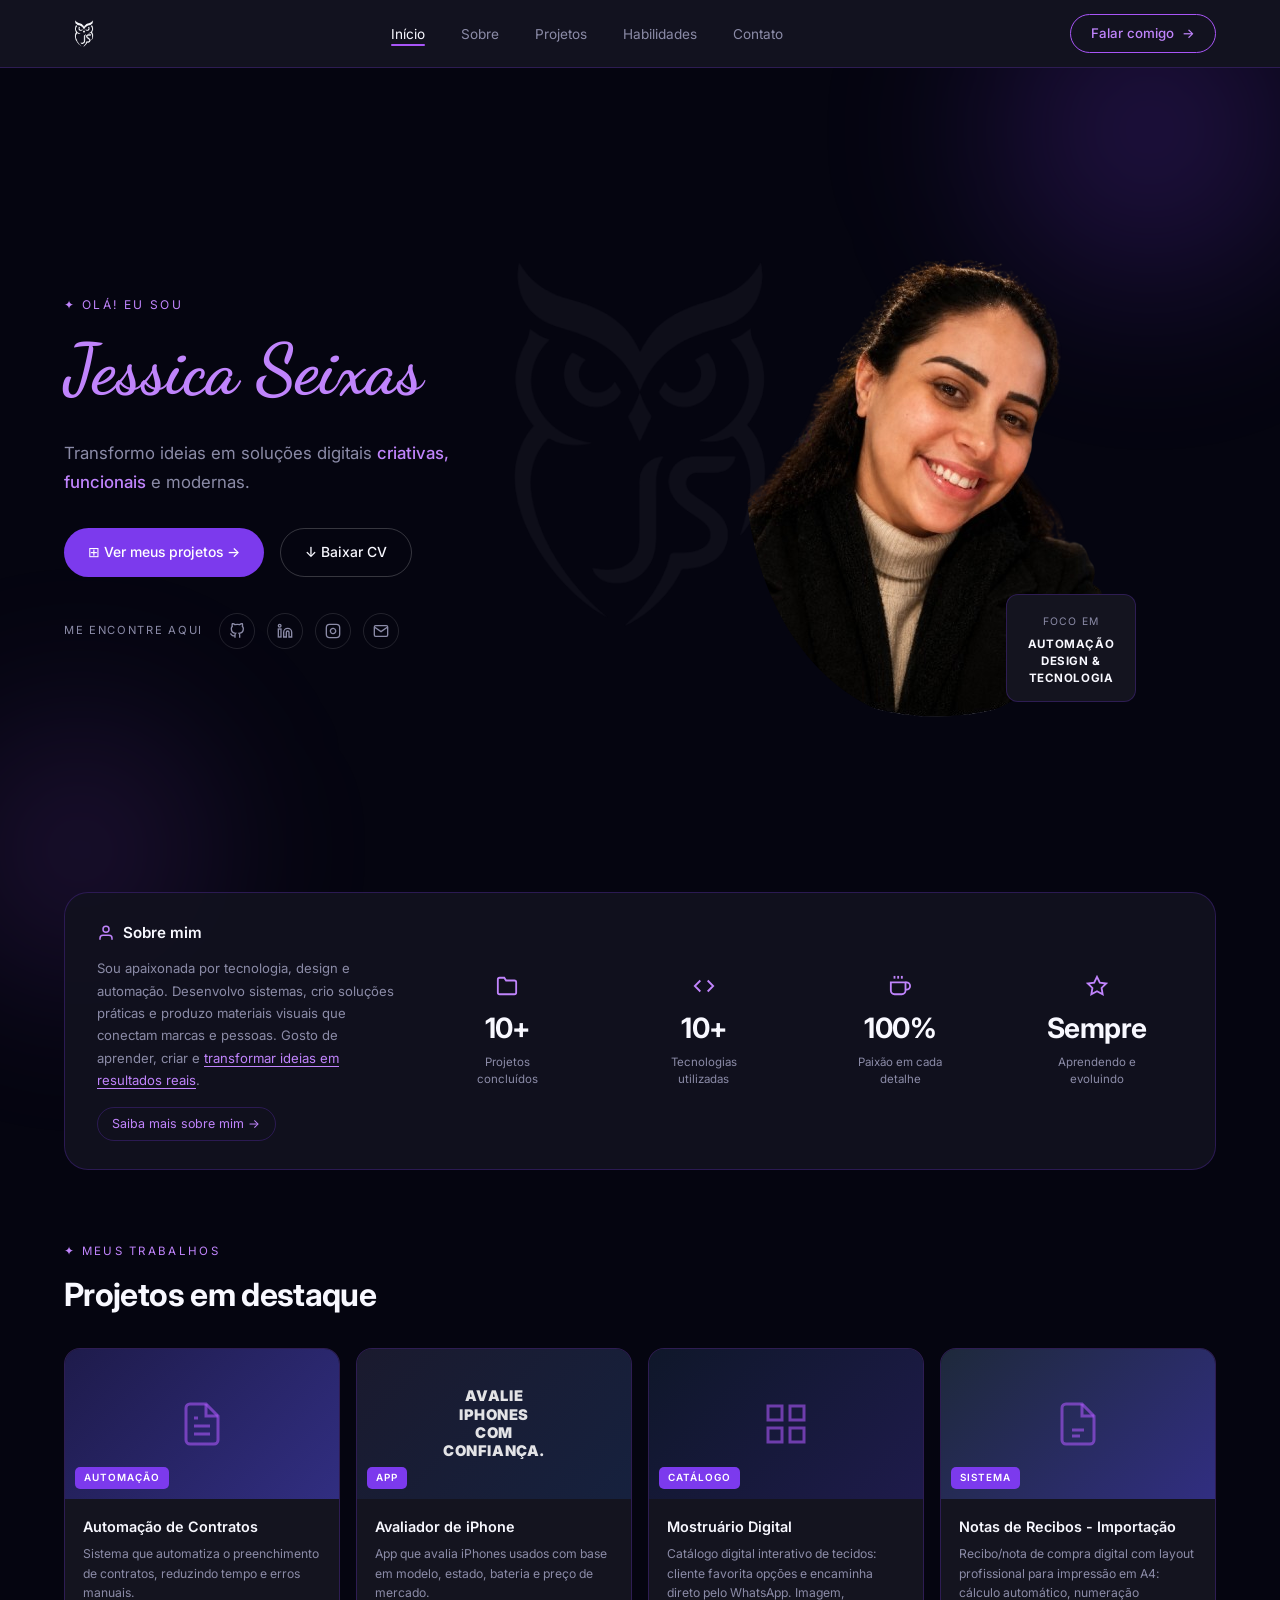
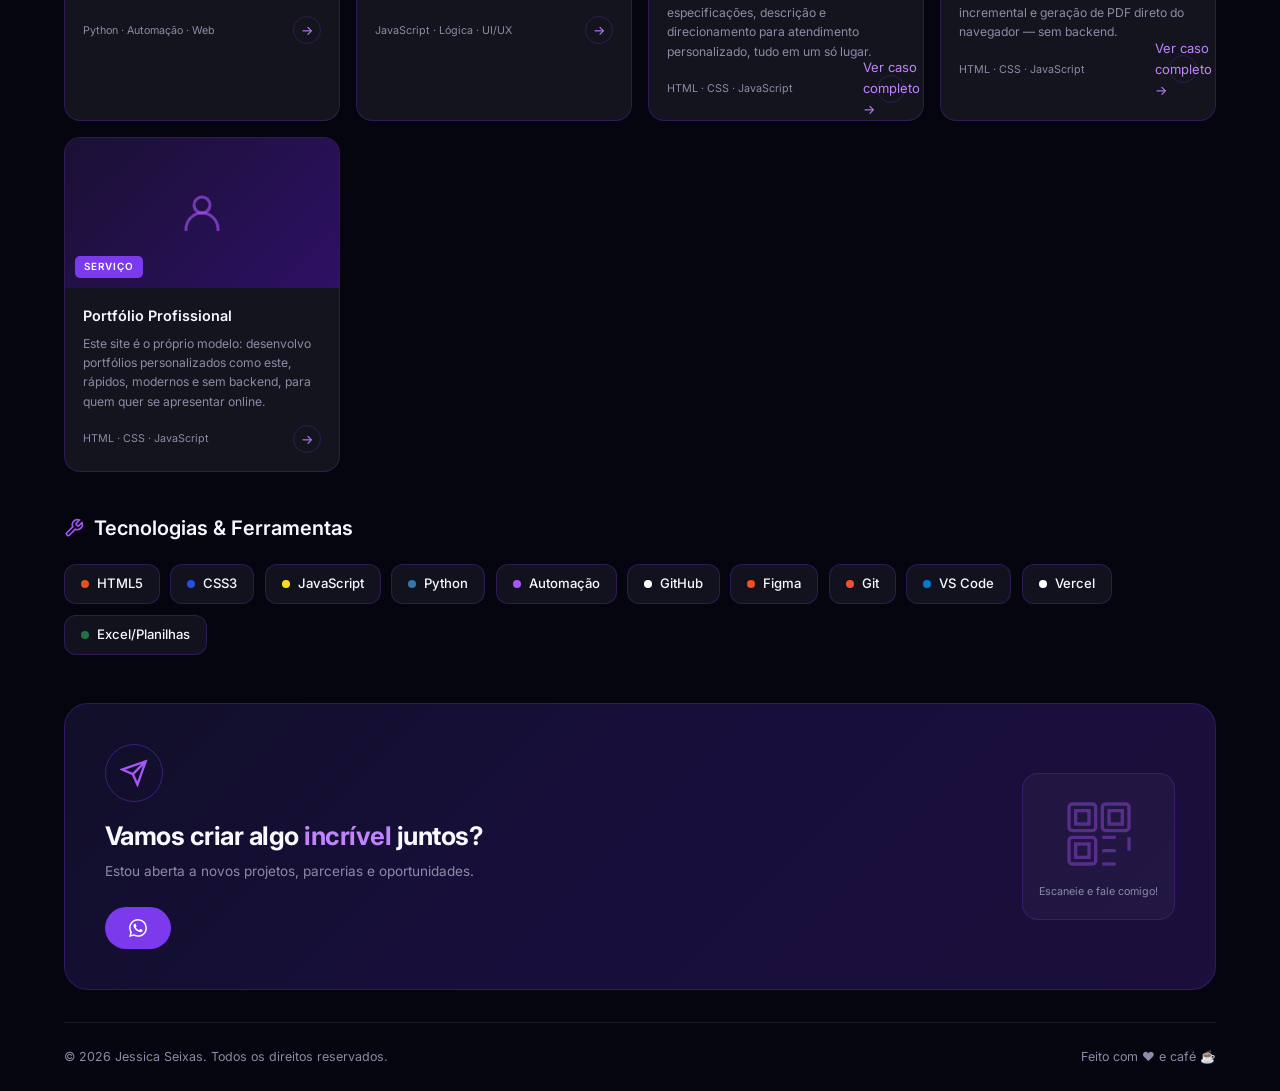
<file: index.html>
<!DOCTYPE html>
<html lang="pt-br">
<head>
  <meta charset="UTF-8">
  <meta name="viewport" content="width=device-width, initial-scale=1.0">
  <title>Jessica Seixas | Portfólio</title>
  <link rel="preconnect" href="https://fonts.googleapis.com">
  <link rel="preconnect" href="https://fonts.gstatic.com" crossorigin>
  <link href="https://fonts.googleapis.com/css2?family=Inter:wght@300;400;500;600;700;900&family=Dancing+Script:wght@700&display=swap" rel="stylesheet">
  <link rel="stylesheet" href="style.css">
</head>
<body>

  <img src="logo.png" alt="" class="site-watermark">

  <nav class="navbar">
    <div class="nav-logo"><img src="logo.png" alt="Jessica Seixas" class="nav-logo-img"></div>
    <ul class="nav-links">
      <li><a href="#inicio" class="active">Início</a></li>
      <li><a href="#sobre">Sobre</a></li>
      <li><a href="#projetos">Projetos</a></li>
      <li><a href="#habilidades">Habilidades</a></li>
      <li><a href="#contato">Contato</a></li>
    </ul>
    <a href="#contato" class="nav-btn">
      Falar comigo <span>→</span>
    </a>
  </nav>

  <section class="hero" id="inicio">
    <div class="hero-left">
      <div class="hero-eyebrow">✦ Olá! Eu sou</div>
      <h1 class="hero-name-cursive">Jessica Seixas</h1>
      <p class="hero-desc">
        Transformo ideias em soluções digitais
        <strong>criativas, funcionais</strong> e modernas.
      </p>
      <div class="hero-btns">
        <a href="#projetos" class="btn-filled">
          ⊞ Ver meus projetos →
        </a>
        <a href="Jessica-Seixas-Portfolio.pdf" class="btn-outline-h" download>
          ↓ Baixar CV
        </a>
      </div>
      <div class="hero-socials">
        <span class="hero-socials-label">Me encontre aqui</span>
        <a href="https://github.com/" target="_blank" class="social-icon" title="GitHub">
          <svg width="16" height="16" viewBox="0 0 24 24" fill="none" stroke="currentColor" stroke-width="2"><path d="M9 19c-5 1.5-5-2.5-7-3m14 6v-3.87a3.37 3.37 0 0 0-.94-2.61c3.14-.35 6.44-1.54 6.44-7A5.44 5.44 0 0 0 20 4.77 5.07 5.07 0 0 0 19.91 1S18.73.65 16 2.48a13.38 13.38 0 0 0-7 0C6.27.65 5.09 1 5.09 1A5.07 5.07 0 0 0 5 4.77a5.44 5.44 0 0 0-1.5 3.78c0 5.42 3.3 6.61 6.44 7A3.37 3.37 0 0 0 9 18.13V22"/></svg>
        </a>
        <a href="https://linkedin.com/" target="_blank" class="social-icon" title="LinkedIn">
          <svg width="16" height="16" viewBox="0 0 24 24" fill="none" stroke="currentColor" stroke-width="2"><path d="M16 8a6 6 0 0 1 6 6v7h-4v-7a2 2 0 0 0-2-2 2 2 0 0 0-2 2v7h-4v-7a6 6 0 0 1 6-6z"/><rect x="2" y="9" width="4" height="12"/><circle cx="4" cy="4" r="2"/></svg>
        </a>
        <a href="https://instagram.com/" target="_blank" class="social-icon" title="Instagram">
          <svg width="16" height="16" viewBox="0 0 24 24" fill="none" stroke="currentColor" stroke-width="2"><rect x="2" y="2" width="20" height="20" rx="5" ry="5"/><path d="M16 11.37A4 4 0 1 1 12.63 8 4 4 0 0 1 16 11.37z"/><line x1="17.5" y1="6.5" x2="17.51" y2="6.5"/></svg>
        </a>
        <a href="mailto:contato@jessicaseixas.com" class="social-icon" title="Email">
          <svg width="16" height="16" viewBox="0 0 24 24" fill="none" stroke="currentColor" stroke-width="2"><path d="M4 4h16c1.1 0 2 .9 2 2v12c0 1.1-.9 2-2 2H4c-1.1 0-2-.9-2-2V6c0-1.1.9-2 2-2z"/><polyline points="22,6 12,13 2,6"/></svg>
        </a>
      </div>
    </div>

    <div class="hero-right">
      <div class="hero-photo-wrap">
        <div class="hero-glow"></div>
        <div class="hero-photo">
          <img src="foto-jessica.png" alt="Jessica Seixas" style="width: 100%; height: 100%; object-fit: cover; border-radius: 50%;">
        </div>
        <div class="hero-badge">
          <div class="hero-badge-icon"></div>
          <div class="hero-badge-label">Foco em</div>
          <div class="hero-badge-text">AUTOMAÇÃO<br>DESIGN &<br>TECNOLOGIA</div>
        </div>
      </div>
    </div>
  </section>

  <section class="about-section" id="sobre">
    <div class="about-left">
      <div class="about-title">
        <svg width="18" height="18" viewBox="0 0 24 24" fill="none" stroke="currentColor" stroke-width="2"><path d="M20 21v-2a4 4 0 0 0-4-4H8a4 4 0 0 0-4 4v2"/><circle cx="12" cy="7" r="4"/></svg>
        Sobre mim
      </div>
      <p class="about-text">
        Sou apaixonada por tecnologia, design e automação. Desenvolvo sistemas, crio soluções práticas e produzo materiais visuais que conectam marcas e pessoas. Gosto de aprender, criar e <a href="#projetos">transformar ideias em resultados reais</a>.
      </p>
      <a href="#projetos" class="about-btn">Saiba mais sobre mim →</a>
    </div>

    <div class="stat-card">
      <div class="stat-icon">
        <svg width="22" height="22" viewBox="0 0 24 24" fill="none" stroke="currentColor" stroke-width="2"><path d="M22 19a2 2 0 0 1-2 2H4a2 2 0 0 1-2-2V5a2 2 0 0 1 2-2h5l2 3h9a2 2 0 0 1 2 2z"/></svg>
      </div>
      <div class="stat-num">10+</div>
      <div class="stat-lbl">Projetos<br>concluídos</div>
    </div>

    <div class="stat-card">
      <div class="stat-icon">
        <svg width="22" height="22" viewBox="0 0 24 24" fill="none" stroke="currentColor" stroke-width="2"><polyline points="16 18 22 12 16 6"/><polyline points="8 6 2 12 8 18"/></svg>
      </div>
      <div class="stat-num">10+</div>
      <div class="stat-lbl">Tecnologias<br>utilizadas</div>
    </div>

    <div class="stat-card">
      <div class="stat-icon">
        <svg width="22" height="22" viewBox="0 0 24 24" fill="none" stroke="currentColor" stroke-width="2"><path d="M18 8h1a4 4 0 0 1 0 8h-1"/><path d="M2 8h16v9a4 4 0 0 1-4 4H6a4 4 0 0 1-4-4V8z"/><line x1="6" y1="1" x2="6" y2="4"/><line x1="10" y1="1" x2="10" y2="4"/><line x1="14" y1="1" x2="14" y2="4"/></svg>
      </div>
      <div class="stat-num">100%</div>
      <div class="stat-lbl">Paixão em cada<br>detalhe</div>
    </div>

    <div class="stat-card">
      <div class="stat-icon">
        <svg width="22" height="22" viewBox="0 0 24 24" fill="none" stroke="currentColor" stroke-width="2"><polygon points="12 2 15.09 8.26 22 9.27 17 14.14 18.18 21.02 12 17.77 5.82 21.02 7 14.14 2 9.27 8.91 8.26 12 2"/></svg>
      </div>
      <div class="stat-num">Sempre</div>
      <div class="stat-lbl">Aprendendo e<br>evoluindo</div>
    </div>
  </section>

  <section class="projects-section" id="projetos">
    <div class="section-header">
      <div class="section-eyebrow">✦ Meus trabalhos</div>
      <h2 class="section-h2">Projetos em destaque</h2>
    </div>

    <div class="projects-grid">

      <div class="proj-card">
        <div class="proj-img proj-img-1">
          <svg width="48" height="48" viewBox="0 0 24 24" fill="none" stroke="rgba(168,85,247,0.6)" stroke-width="1.5"><path d="M14 2H6a2 2 0 0 0-2 2v16a2 2 0 0 0 2 2h12a2 2 0 0 0 2-2V8z"/><polyline points="14 2 14 8 20 8"/><line x1="16" y1="13" x2="8" y2="13"/><line x1="16" y1="17" x2="8" y2="17"/><polyline points="10 9 9 9 8 9"/></svg>
          <span class="proj-badge">Automação</span>
        </div>
        <div class="proj-body">
          <h3 class="proj-title">Automação de Contratos</h3>
          <p class="proj-desc">Sistema que automatiza o preenchimento de contratos, reduzindo tempo e erros manuais.</p>
          <div class="proj-footer">
            <div class="proj-tags">Python · Automação · Web</div>
            <div class="proj-arrow">→</div>
          </div>
        </div>
      </div>

      <div class="proj-card">
        <div class="proj-img proj-img-2">
          <div class="proj-img-big">AVALIE<br>IPHONES<br>COM<br>CONFIANÇA.</div>
          <span class="proj-badge">App</span>
        </div>
        <div class="proj-body">
          <h3 class="proj-title">Avaliador de iPhone</h3>
          <p class="proj-desc">App que avalia iPhones usados com base em modelo, estado, bateria e preço de mercado.</p>
          <div class="proj-footer">
            <div class="proj-tags">JavaScript · Lógica · UI/UX</div>
            <div class="proj-arrow">→</div>
          </div>
        </div>
      </div>

      <div class="proj-card" id="card-mostruario" onclick="openCase('case-mostruario')" style="cursor:pointer">
        <div class="proj-img proj-img-4">
          <svg width="48" height="48" viewBox="0 0 24 24" fill="none" stroke="rgba(168,85,247,0.6)" stroke-width="1.5"><rect x="3" y="3" width="7" height="7"/><rect x="14" y="3" width="7" height="7"/><rect x="14" y="14" width="7" height="7"/><rect x="3" y="14" width="7" height="7"/></svg>
          <span class="proj-badge">Catálogo</span>
        </div>
        <div class="proj-body">
          <h3 class="proj-title">Mostruário Digital</h3>
          <p class="proj-desc">Catálogo digital interativo de tecidos: cliente favorita opções e encaminha direto pelo WhatsApp. Imagem, especificações, descrição e direcionamento para atendimento personalizado, tudo em um só lugar.</p>
          <div class="proj-footer">
            <div class="proj-tags">HTML · CSS · JavaScript</div>
            <div class="proj-arrow">Ver caso completo →</div>
          </div>
        </div>
      </div>

      <div class="proj-card" id="card-recibos" onclick="openCase('case-recibos')" style="cursor:pointer">
        <div class="proj-img proj-img-5">
          <svg width="48" height="48" viewBox="0 0 24 24" fill="none" stroke="rgba(168,85,247,0.6)" stroke-width="1.5"><path d="M14 2H6a2 2 0 0 0-2 2v16a2 2 0 0 0 2 2h12a2 2 0 0 0 2-2V8z"/><polyline points="14 2 14 8 20 8"/><line x1="9" y1="15" x2="15" y2="15"/><line x1="9" y1="18" x2="13" y2="18"/></svg>
          <span class="proj-badge">Sistema</span>
        </div>
        <div class="proj-body">
          <h3 class="proj-title">Notas de Recibos - Importação</h3>
          <p class="proj-desc">Recibo/nota de compra digital com layout profissional para impressão em A4: cálculo automático, numeração incremental e geração de PDF direto do navegador — sem backend.</p>
          <div class="proj-footer">
            <div class="proj-tags">HTML · CSS · JavaScript</div>
            <div class="proj-arrow">Ver caso completo →</div>
          </div>
        </div>
      </div>

      <div class="proj-card">
        <div class="proj-img proj-img-6">
          <svg width="48" height="48" viewBox="0 0 24 24" fill="none" stroke="rgba(168,85,247,0.6)" stroke-width="1.5"><circle cx="12" cy="8" r="4"/><path d="M4 21v-1a8 8 0 0 1 16 0v1"/></svg>
          <span class="proj-badge">Serviço</span>
        </div>
        <div class="proj-body">
          <h3 class="proj-title">Portfólio Profissional</h3>
          <p class="proj-desc">Este site é o próprio modelo: desenvolvo portfólios personalizados como este, rápidos, modernos e sem backend, para quem quer se apresentar online.</p>
          <div class="proj-footer">
            <div class="proj-tags">HTML · CSS · JavaScript</div>
            <div class="proj-arrow">→</div>
          </div>
        </div>
      </div>

    </div>
  </section>

  <section class="skills-section" id="habilidades">
    <div class="skills-header">
      <svg width="20" height="20" viewBox="0 0 24 24" fill="none" stroke="#a855f7" stroke-width="2"><path d="M14.7 6.3a1 1 0 0 0 0 1.4l1.6 1.6a1 1 0 0 0 1.4 0l3.77-3.77a6 6 0 0 1-7.94 7.94l-6.91 6.91a2.12 2.12 0 0 1-3-3l6.91-6.91a6 6 0 0 1 7.94-7.94l-3.76 3.76z"/></svg>
      <h2 class="skills-h2">Tecnologias & Ferramentas</h2>
    </div>
    <div class="skills-grid">
      <div class="skill-item"><span class="skill-dot" style="background:#e34f26"></span>HTML5</div>
      <div class="skill-item"><span class="skill-dot" style="background:#264de4"></span>CSS3</div>
      <div class="skill-item"><span class="skill-dot" style="background:#f7df1e"></span>JavaScript</div>
      <div class="skill-item"><span class="skill-dot" style="background:#3776ab"></span>Python</div>
      <div class="skill-item"><span class="skill-dot" style="background:#a855f7"></span>Automação</div>
      <div class="skill-item"><span class="skill-dot" style="background:#ffffff"></span>GitHub</div>
      <div class="skill-item"><span class="skill-dot" style="background:#f24e1e"></span>Figma</div>
      <div class="skill-item"><span class="skill-dot" style="background:#f05033"></span>Git</div>
      <div class="skill-item"><span class="skill-dot" style="background:#007acc"></span>VS Code</div>
      <div class="skill-item"><span class="skill-dot" style="background:#ffffff"></span>Vercel</div>
      <div class="skill-item"><span class="skill-dot" style="background:#217346"></span>Excel/Planilhas</div>
    </div>
  </section>

  <section class="contact-section" id="contato">
    <div class="contact-left">
      <div class="contact-icon-wrap">
        <svg width="28" height="28" viewBox="0 0 24 24" fill="none" stroke="#a855f7" stroke-width="2"><line x1="22" y1="2" x2="11" y2="13"/><polygon points="22 2 15 22 11 13 2 9 22 2"/></svg>
      </div>
      <h2 class="contact-h2">Vamos criar algo <em>incrível</em> juntos?</h2>
      <p class="contact-sub">Estou aberta a novos projetos, parcerias e oportunidades.</p>
      <a href="https://wa.me/5548996488113" target="_blank" class="btn-wa">
        <svg width="18" height="18" viewBox="0 0 24 24" fill="currentColor"><path d="M17.472 14.382c-.297-.149-1.758-.867-2.03-.967-.273-.099-.471-.148-.67.15-.197.297-.767.966-.94 1.164-.173.199-.347.223-.644.075-.297-.15-1.255-.463-2.39-1.475-.883-.788-1.48-1.761-1.653-2.059-.173-.297-.018-.458.13-.606.134-.133.298-.347.446-.52.149-.174.198-.298.298-.497.099-.198.05-.371-.025-.52-.075-.149-.669-1.612-.916-2.207-.242-.579-.487-.5-.669-.51-.173-.008-.371-.01-.57-.01-.198 0-.52.074-.792.372-.272.297-1.04 1.016-1.04 2.479 0 1.462 1.065 2.875 1.213 3.074.149.198 2.096 3.2 5.077 4.487.709.306 1.262.489 1.694.625.712.227 1.36.195 1.871.118.571-.085 1.758-.719 2.006-1.413.248-.694.248-1.289.173-1.413-.074-.124-.272-.198-.57-.347m-5.421 7.403h-.004a9.87 9.87 0 0 1-5.031-1.378l-.361-.214-3.741.982.998-3.648-.235-.374a9.86 9.86 0 0 1-1.51-5.26c.001-5.45 4.436-9.884 9.888-9.884 2.64 0 5.122 1.03 6.988 2.898a9.825 9.825 0 0 1 2.893 6.994c-.003 5.45-4.437 9.884-9.885 9.884m8.413-18.297A11.815 11.815 0 0 0 12.05 0C5.495 0 .16 5.335.157 11.892c0 2.096.547 4.142 1.588 5.945L.057 24l6.305-1.654a11.882 11.882 0 0 0 5.683 1.448h.005c6.554 0 11.89-5.335 11.893-11.893a11.821 11.821 0 0 0-3.48-8.413z"/></svg>
      </a>
    </div>

    <div class="contact-info">
      <div class="contact-row">
        <svg width="16" height="16" viewBox="0 0 24 24" fill="none" stroke="#a855f7" stroke-width="2"><path d="M22 16.92v3a2 2 0 0 1-2.18 2 19.79 19.79 0 0 1-8.63-3.07A19.5 19.5 0 0 1 4.36 13a19.79 19.79 0 0 1-3.07-8.67A2 2 0 0 1 3.27 2h3a2 2 0 0 1 2 1.72c.127.96.361 1.903.7 2.81a2 2 0 0 1-.45 2.11L7.91 9.91a16 16 0 0 0 6.16 6.16l1.27-1.27a2 2 0 0 1 2.11-.45c.907.339 1.85.573 2.81.7A2 2 0 0 1 22 16.92z"/></svg>
        <div><strong>Telefone:</strong> (48) 99648-8113</div>
      </div>
      <div class="contact-row">
        <svg width="16" height="16" viewBox="0 0 24 24" fill="none" stroke="#a855f7" stroke-width="2"><path d="M4 4h16c1.1 0 2 .9 2 2v12c0 1.1-.9 2-2 2H4c-1.1 0-2-.9-2-2V6c0-1.1.9-2 2-2z"/><polyline points="22,6 12,13 2,6"/></svg>
        <div><strong>Email:</strong> jeseixas.s@gmail.com</div>
      </div>
      <div class="contact-row">
        <svg width="16" height="16" viewBox="0 0 24 24" fill="none" stroke="#a855f7" stroke-width="2"><rect x="2" y="7" width="20" height="14" rx="2" ry="2"/><path d="M16 21V5a2 2 0 0 0-2-2h-4a2 2 0 0 0-2 2v16"/></svg>
        <div><strong>Disponibilidade:</strong> Freelance e projetos colaborativos</div>
      </div>
    </div>

    <div class="qr-block">
      <div class="qr-placeholder">
        <svg width="80" height="80" viewBox="0 0 24 24" fill="none" stroke="rgba(168,85,247,0.4)" stroke-width="1"><rect x="3" y="3" width="8" height="8" rx="1"/><rect x="13" y="3" width="8" height="8" rx="1"/><rect x="3" y="13" width="8" height="8" rx="1"/><rect x="5" y="5" width="4" height="4"/><rect x="15" y="5" width="4" height="4"/><rect x="5" y="15" width="4" height="4"/><line x1="13" y1="13" x2="17" y2="13"/><line x1="21" y1="13" x2="21" y2="17"/><line x1="13" y1="17" x2="17" y2="17"/><line x1="13" y1="21" x2="17" y2="21"/><line x1="21" y1="21" x2="21" y2="21"/></svg>
      </div>
      <div class="qr-label">Escaneie e fale comigo!</div>
    </div>
  </section>

  <footer class="footer">
    <p>© 2026 Jessica Seixas. Todos os direitos reservados.</p>
    <span>Feito com ♥ e café ☕</span>
  </footer>

  <!-- ===== CASE MODALS ===== -->
  <div class="case-overlay" id="case-overlay" onclick="closeCase(event)">
    <div class="case-modal" id="case-mostruario" onclick="event.stopPropagation()">
      <button class="case-close" onclick="closeCase()">✕</button>

      <span class="proj-badge">Catálogo</span>
      <h2 class="case-title">Mostruário Digital — Loja Ambiente</h2>

      <h4>O desafio</h4>
      <p>A Loja Ambiente trabalhava com um mostruário físico de tecidos, sintéticos e impermeáveis — o que limitava o atendimento a quem estava na loja e dificultava a consulta rápida por parte da equipe comercial e dos clientes à distância.</p>

      <h4>A solução</h4>
      <p>Um mostruário digital completo, rodando em um único arquivo HTML — sem servidor, sem banco de dados, sem custo de hospedagem. O cliente abre o link (ou o arquivo) e navega pelo catálogo inteiro: mais de 170 tecidos organizados em três categorias, com busca por código, cor ou linha, fotos em alta definição e detalhes técnicos de cada material.</p>
      <p>Para a loja, o sistema também funciona como uma ferramenta de gestão de catálogo: um modo de edição protegido por senha permite adicionar, duplicar, editar e remover tecidos diretamente pela interface, sem precisar de programador para cada atualização — bastando salvar o arquivo (localmente ou publicando direto no GitHub) para a nova versão ir ao ar.</p>

      <h4>O resultado</h4>
      <p>Um catálogo sempre atualizado, acessível de qualquer lugar, com uma experiência de navegação pensada para o cliente final (fotos grandes, marca d'água discreta, botão de favoritos e envio direto pelo WhatsApp) e um fluxo de manutenção simples para a equipe da loja.</p>

      <h4>Ficha técnica</h4>
      <p><strong>Tipo:</strong> aplicação web single-file (HTML + CSS + JavaScript puro)<br>
      <strong>Stack:</strong> sem frameworks, sem dependências externas, sem backend — 100% client-side<br>
      <strong>Armazenamento:</strong> dados do catálogo embutidos no próprio arquivo HTML, como um banco de dados portátil</p>

      <h4>Funcionalidades — visão do cliente</h4>
      <ul>
        <li>Catálogo organizado por categorias (Sintéticos, Tecidos, Impermeáveis)</li>
        <li>Busca em tempo real por código, cor, linha ou referência do fabricante</li>
        <li>Ficha de detalhe: foto ampliada, código interno, referência do fabricante, material e selos (ex: repelente à água, pet friendly)</li>
        <li>Sistema de favoritos, com lista dedicada e envio direto da seleção por WhatsApp</li>
        <li>Marca d'água discreta da marca sobre as fotos</li>
        <li>Carregamento otimizado de imagens (lazy loading)</li>
      </ul>

      <h4>Funcionalidades — modo administrador</h4>
      <ul>
        <li>Acesso protegido por senha (PIN configurável)</li>
        <li>Cadastro de novos tecidos com upload de foto</li>
        <li>Edição completa de qualquer item (código, cor, linha, material, categoria, selos)</li>
        <li>Duplicação de item (base para variações de cor/linha)</li>
        <li>Exclusão de item</li>
        <li>Publicação de nova versão: salvar localmente (File System Access API) ou publicar direto num repositório GitHub via API</li>
        <li>Separação entre arquivo de trabalho (com senha real, editável) e arquivo exportado para o cliente (interface de edição bloqueada)</li>
      </ul>

      <h4>Detalhes técnicos de implementação</h4>
      <ul>
        <li>Compressão e redimensionamento automático de imagens para manter o arquivo dentro do limite de upload do GitHub (25 MB)</li>
        <li>Interface responsiva com modal de detalhe rolável, adaptado para catálogos extensos</li>
        <li>Arquitetura pensada para resiliência: proteções contra estados inconsistentes ao salvar (garante que o arquivo exportado sempre abra na tela inicial, nunca "travado" em modo edição)</li>
      </ul>
    </div>

    <div class="case-modal" id="case-recibos" onclick="event.stopPropagation()">
      <button class="case-close" onclick="closeCase()">✕</button>

      <span class="proj-badge">Sistema</span>
      <h2 class="case-title">Notas de Recibos — Importação</h2>

      <h4>Funcionalidades</h4>
      <ul>
        <li>Formulário de nota de compra/recibo com layout profissional para impressão em A4</li>
        <li>Sistema de login com PIN de acesso</li>
        <li>Tabela de itens dinâmica: adicionar/remover linhas de produtos</li>
        <li>Cálculo automático: quantidade × valor unitário = valor total por item, com soma geral em tempo real</li>
        <li>Campos de desconto (em R$ ou %) e entrada (valor já pago), ambos opcionais e com exibição condicional na impressão (só aparecem no PDF se preenchidos)</li>
        <li>Máscaras automáticas de CPF/CNPJ e telefone</li>
        <li>Numeração automática incremental de notas (via localStorage)</li>
        <li>Preenchimento automático da data atual</li>
        <li>Geração de PDF via impressão nativa do navegador (compatível com celular)</li>
        <li>Função "Limpar/Nova venda" que reseta o formulário mantendo configurações fixas (WhatsApp da loja)</li>
        <li>Marca d'água e identidade visual da empresa integradas ao layout</li>
      </ul>

      <h4>Diferenciais técnicos</h4>
      <ul>
        <li>Responsivo e otimizado para impressão (regras @media print dedicadas)</li>
        <li>Tratamento de erros defensivo (ex: fallback caso localStorage esteja bloqueado, comum em navegadores como o do WhatsApp)</li>
        <li>Parsing de valores monetários brasileiros (aceita "1.200,50", "1200.50" etc.)</li>
        <li>UX pensada para uso no dia a dia de uma loja física, sem precisar de backend ou instalação</li>
      </ul>
    </div>
  </div>

  <script src="script.js"></script>
</body>
</html>
</file>
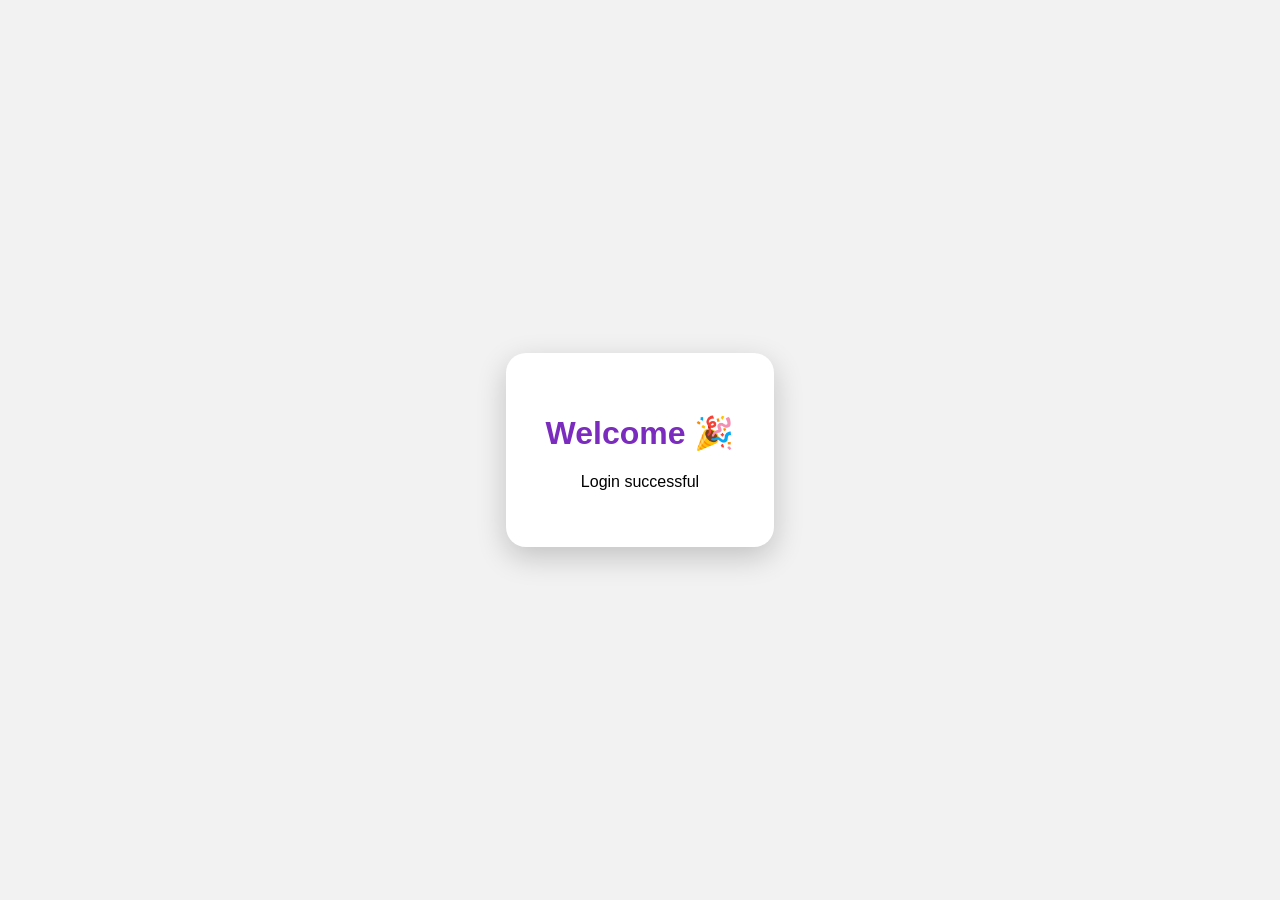
<file: dashboard.html>
<!DOCTYPE html>
<html lang="en">

<head>
  <meta charset="UTF-8">
  <meta name="viewport" content="width=device-width, initial-scale=1.0">

  <title>Dashboard</title>

  <style>

    body{
      margin:0;
      height:100vh;

      display:flex;
      justify-content:center;
      align-items:center;

      background:#f2f2f2;

      font-family:Arial;
    }

    .dashboard{
      background:white;
      padding:40px;
      border-radius:20px;

      box-shadow:0 10px 30px rgba(0,0,0,0.2);

      text-align:center;
    }

    h1{
      color:#7b2cbf;
    }

  </style>

</head>

<body>

  <div class="dashboard">

    <h1>Welcome 🎉</h1>

    <p>Login successful</p>

  </div>

</body>

</html>
</file>
<file: style.css>
/* =============================================
   JESSICA SEIXAS — PORTFÓLIO
   Dark theme com roxo neon
   ============================================= */

@import url('https://fonts.googleapis.com/css2?family=Inter:wght@300;400;500;600;700;900&family=Dancing+Script:wght@700&display=swap');

/* ---- RESET & BASE ---- */
*, *::before, *::after {
  margin: 0;
  padding: 0;
  box-sizing: border-box;
}

:root {
  --bg:          #0A0A14;
  --bg2:         #12121F;
  --bg3:         #1A1A2E;
  --bg4:         #14141F;
  --purple:      #7C3AED;
  --purple2:     #A855F7;
  --purple3:     #C084FC;
  --border:      rgba(124, 58, 237, 0.25);
  --border2:     rgba(255, 255, 255, 0.08);
  --text:        #F8F8FF;
  --muted:       #8B8BA7;
  --radius-sm:   8px;
  --radius-md:   12px;
  --radius-lg:   16px;
  --radius-xl:   24px;
  --radius-full: 9999px;
}

html {
  scroll-behavior: smooth;
}

body {
  font-family: 'Inter', sans-serif;
  background: var(--bg);
  color: var(--text);
  line-height: 1.6;
  overflow-x: hidden;
}

a {
  color: inherit;
  text-decoration: none;
}

/* ---- NAVBAR ---- */
.navbar {
  background: var(--bg2);
  border-bottom: 1px solid var(--border);
  padding: 0 4rem;
  display: flex;
  align-items: center;
  justify-content: space-between;
  height: 68px;
  position: sticky;
  top: 0;
  z-index: 100;
}

.nav-logo {
  font-size: 1.5rem;
  font-weight: 900;
  color: var(--purple2);
  letter-spacing: -0.02em;
  display: flex;
  align-items: center;
}

.nav-logo-img {
  height: 40px;
  width: auto;
  display: block;
}

.nav-logo sup {
  font-size: 0.55rem;
  background: var(--purple);
  color: #fff;
  padding: 2px 5px;
  border-radius: 4px;
  vertical-align: super;
  margin-left: 2px;
  font-weight: 700;
}

.nav-links {
  display: flex;
  gap: 2.25rem;
  list-style: none;
}

.nav-links a {
  font-size: 0.85rem;
  color: var(--muted);
  transition: color 0.2s;
  position: relative;
  padding-bottom: 4px;
}

.nav-links a:hover,
.nav-links a.active {
  color: var(--text);
}

.nav-links a.active::after {
  content: '';
  position: absolute;
  bottom: 0;
  left: 0;
  right: 0;
  height: 2px;
  background: var(--purple2);
  border-radius: 2px;
}

.nav-btn {
  display: flex;
  align-items: center;
  gap: 8px;
  background: transparent;
  border: 1.5px solid var(--purple2);
  color: var(--purple3);
  padding: 0.5rem 1.25rem;
  border-radius: var(--radius-full);
  font-size: 0.83rem;
  font-weight: 500;
  cursor: pointer;
  transition: all 0.2s;
  font-family: 'Inter', sans-serif;
}

.nav-btn:hover {
  background: var(--purple);
  border-color: var(--purple);
  color: #fff;
}

/* ---- HERO ---- */
.hero {
  display: grid;
  grid-template-columns: 1fr 1fr;
  min-height: 88vh;
  padding: 4rem 4rem 3rem;
  position: relative;
  overflow: hidden;
  align-items: center;
  gap: 2rem;
}

.site-watermark {
  position: fixed;
  top: 50%;
  left: 50%;
  transform: translate(-50%, -50%);
  width: 34rem;
  max-width: 65vw;
  height: auto;
  opacity: 0.04;
  pointer-events: none;
  z-index: 0;
  user-select: none;
}

.hero-left {
  display: flex;
  flex-direction: column;
  justify-content: center;
  z-index: 2;
}

.hero-eyebrow {
  font-size: 0.75rem;
  letter-spacing: 0.2em;
  text-transform: uppercase;
  color: var(--purple3);
  margin-bottom: 1rem;
  display: flex;
  align-items: center;
  gap: 6px;
}

.hero-name-main {
  font-size: clamp(3.5rem, 6vw, 5.5rem);
  font-weight: 900;
  color: var(--text);
  line-height: 0.92;
  letter-spacing: -0.04em;
}

.hero-name-cursive {
  font-family: 'Dancing Script', cursive;
  font-size: clamp(3rem, 5.5vw, 5rem);
  color: var(--purple3);
  line-height: 1.15;
  margin-bottom: 0.5rem;
}

.hero-desc {
  font-size: 1.05rem;
  line-height: 1.7;
  color: var(--muted);
  max-width: 400px;
  margin: 1.25rem 0 2rem;
}

.hero-desc strong {
  color: var(--purple3);
  font-weight: 500;
}

.hero-btns {
  display: flex;
  gap: 1rem;
  flex-wrap: wrap;
  margin-bottom: 2.25rem;
}

.btn-filled {
  display: inline-flex;
  align-items: center;
  gap: 8px;
  background: var(--purple);
  color: #fff;
  padding: 0.75rem 1.5rem;
  border-radius: var(--radius-full);
  font-size: 0.87rem;
  font-weight: 500;
  border: none;
  cursor: pointer;
  transition: background 0.2s, transform 0.15s;
  font-family: 'Inter', sans-serif;
}

.btn-filled:hover {
  background: var(--purple2);
  transform: translateY(-1px);
}

.btn-outline-h {
  display: inline-flex;
  align-items: center;
  gap: 8px;
  background: transparent;
  color: var(--text);
  padding: 0.75rem 1.5rem;
  border-radius: var(--radius-full);
  font-size: 0.87rem;
  font-weight: 500;
  border: 1.5px solid rgba(255, 255, 255, 0.2);
  cursor: pointer;
  transition: all 0.2s;
  font-family: 'Inter', sans-serif;
}

.btn-outline-h:hover {
  border-color: var(--purple2);
  color: var(--purple3);
  transform: translateY(-1px);
}

.hero-socials {
  display: flex;
  align-items: center;
  gap: 0.75rem;
}

.hero-socials-label {
  font-size: 0.7rem;
  letter-spacing: 0.15em;
  text-transform: uppercase;
  color: var(--muted);
  margin-right: 0.25rem;
}

.social-icon {
  width: 36px;
  height: 36px;
  border-radius: 50%;
  border: 1px solid rgba(255, 255, 255, 0.12);
  display: flex;
  align-items: center;
  justify-content: center;
  color: var(--muted);
  transition: all 0.2s;
}

.social-icon:hover {
  border-color: var(--purple2);
  color: var(--purple2);
  transform: translateY(-2px);
}

/* Hero foto */
.hero-right {
  display: flex;
  align-items: center;
  justify-content: center;
  position: relative;
  z-index: 2;
}

.hero-photo-wrap {
  position: relative;
  width: 380px;
  height: 500px;
}

/* Glow removido — sem efeito atrás da foto */
.hero-glow {
  display: none;
}

.hero-photo {
  width: 380px;
  height: 500px;
  border-radius: 0;
  background: transparent;
  border: none;
  overflow: hidden;
  display: flex;
  align-items: flex-start;
  justify-content: center;
  position: relative;
  z-index: 1;
  margin: 0 auto;
}

.hero-photo img {
  width: 100%;
  height: 100%;
  object-fit: cover;
  object-position: top center;
}

.hero-photo-placeholder {
  width: 100%;
  height: 100%;
  background: linear-gradient(180deg, #1e1b4b 0%, #2d1b69 100%);
  display: flex;
  align-items: center;
  justify-content: center;
  font-family: 'Dancing Script', cursive;
  font-size: 5rem;
  color: rgba(168, 85, 247, 0.35);
}

.hero-badge {
  position: absolute;
  right: -10px;
  bottom: 20px;
  background: var(--bg4);
  border: 1px solid var(--border);
  border-radius: var(--radius-md);
  padding: 0.85rem 1.1rem;
  text-align: center;
  min-width: 130px;
  z-index: 3;
}

.hero-badge-icon {
  font-size: 1.3rem;
  margin-bottom: 5px;
}

.hero-badge-label {
  font-size: 0.65rem;
  letter-spacing: 0.1em;
  text-transform: uppercase;
  color: var(--muted);
  margin-bottom: 5px;
}

.hero-badge-text {
  font-size: 0.72rem;
  font-weight: 700;
  color: var(--text);
  line-height: 1.5;
  letter-spacing: 0.05em;
}

/* ---- SOBRE ---- */
.about-section {
  margin: 2rem 4rem;
  background: rgba(18, 18, 31, 0.92);
  border: 1px solid var(--border);
  border-radius: var(--radius-xl);
  padding: 1.75rem 2rem;
  display: grid;
  grid-template-columns: 300px 1fr 1fr 1fr 1fr;
  gap: 1.5rem;
  align-items: center;
}

.about-title {
  display: flex;
  align-items: center;
  gap: 8px;
  font-size: 0.95rem;
  font-weight: 600;
  margin-bottom: 0.75rem;
  color: var(--text);
}

.about-title svg {
  color: var(--purple3);
}

.about-text {
  font-size: 0.82rem;
  line-height: 1.7;
  color: var(--muted);
}

.about-text a {
  color: var(--purple3);
  text-decoration: underline;
  text-underline-offset: 3px;
}

.about-btn {
  display: inline-flex;
  align-items: center;
  gap: 6px;
  margin-top: 1rem;
  font-size: 0.78rem;
  color: var(--purple3);
  border: 1px solid var(--border);
  border-radius: var(--radius-full);
  padding: 0.38rem 0.9rem;
  transition: all 0.2s;
}

.about-btn:hover {
  background: var(--purple);
  border-color: var(--purple);
  color: #fff;
}

.stat-card {
  text-align: center;
  padding: 0.5rem;
}

.stat-icon {
  color: var(--purple3);
  margin-bottom: 0.6rem;
  display: flex;
  justify-content: center;
}

.stat-num {
  font-size: 1.75rem;
  font-weight: 700;
  color: var(--text);
  letter-spacing: -0.02em;
}

.stat-lbl {
  font-size: 0.72rem;
  color: var(--muted);
  line-height: 1.45;
  margin-top: 3px;
}

/* ---- PROJETOS ---- */
.projects-section {
  padding: 2.5rem 4rem;
}

.section-header {
  margin-bottom: 1.75rem;
}

.section-eyebrow {
  font-size: 0.72rem;
  letter-spacing: 0.2em;
  text-transform: uppercase;
  color: var(--purple3);
  margin-bottom: 0.5rem;
}

.section-h2 {
  font-size: 2rem;
  font-weight: 700;
  color: var(--text);
  letter-spacing: -0.02em;
}

.projects-grid {
  display: grid;
  grid-template-columns: repeat(4, 1fr);
  gap: 1rem;
}

.proj-card {
  background: var(--bg4);
  border: 1px solid var(--border);
  border-radius: var(--radius-lg);
  overflow: hidden;
  transition: border-color 0.25s, transform 0.2s;
}

.proj-card:hover {
  border-color: var(--purple2);
  transform: translateY(-3px);
}

.proj-img {
  height: 150px;
  display: flex;
  align-items: center;
  justify-content: center;
  position: relative;
  overflow: hidden;
}

.proj-img-1 { background: linear-gradient(135deg, #1e1b4b, #312e81); }
.proj-img-2 { background: linear-gradient(135deg, #1a1a2e, #16213e); }
.proj-img-3 { background: linear-gradient(135deg, #0f0f23, #1a1a2e); }
.proj-img-4 { background: linear-gradient(135deg, #0f172a, #1e1b4b); }
.proj-img-5 { background: linear-gradient(135deg, #1e293b, #312e81); }
.proj-img-6 { background: linear-gradient(135deg, #1a1033, #2e1065); }

.proj-img-big {
  font-size: 0.92rem;
  font-weight: 900;
  letter-spacing: 0.04em;
  color: rgba(255, 255, 255, 0.88);
  text-align: center;
  line-height: 1.25;
  padding: 0 1.25rem;
}

.proj-badge {
  position: absolute;
  bottom: 10px;
  left: 10px;
  background: var(--purple);
  color: #fff;
  font-size: 0.62rem;
  font-weight: 600;
  letter-spacing: 0.1em;
  text-transform: uppercase;
  padding: 3px 9px;
  border-radius: 5px;
}

.proj-body {
  padding: 1rem 1.1rem 1.1rem;
}

.proj-title {
  font-size: 0.9rem;
  font-weight: 600;
  color: var(--text);
  margin-bottom: 0.4rem;
}

.proj-desc {
  font-size: 0.76rem;
  line-height: 1.6;
  color: var(--muted);
  margin-bottom: 0.85rem;
}

.proj-footer {
  display: flex;
  align-items: center;
  justify-content: space-between;
  gap: 0.5rem;
}

.proj-tags {
  font-size: 0.67rem;
  color: var(--muted);
  flex: 1;
}

.proj-arrow {
  width: 28px;
  height: 28px;
  border-radius: 50%;
  border: 1px solid var(--border);
  display: flex;
  align-items: center;
  justify-content: center;
  color: var(--purple3);
  font-size: 13px;
  flex-shrink: 0;
  transition: all 0.2s;
}

.proj-card:hover .proj-arrow {
  background: var(--purple);
  border-color: var(--purple);
  color: #fff;
}

/* ---- HABILIDADES ---- */
.skills-section {
  padding: 0 4rem 2.5rem;
}

.skills-header {
  display: flex;
  align-items: center;
  gap: 10px;
  margin-bottom: 1.25rem;
}

.skills-h2 {
  font-size: 1.25rem;
  font-weight: 600;
  color: var(--text);
}

.skills-grid {
  display: flex;
  flex-wrap: wrap;
  gap: 0.65rem;
}

.skill-item {
  background: var(--bg2);
  border: 1px solid var(--border);
  border-radius: var(--radius-md);
  padding: 0.55rem 1rem;
  display: flex;
  align-items: center;
  gap: 8px;
  font-size: 0.82rem;
  font-weight: 500;
  color: var(--text);
  transition: border-color 0.2s, transform 0.15s;
  cursor: default;
}

.skill-item:hover {
  border-color: var(--purple2);
  transform: translateY(-1px);
}

.skill-dot {
  width: 8px;
  height: 8px;
  border-radius: 50%;
  flex-shrink: 0;
}

/* ---- CONTATO ---- */
.contact-section {
  margin: 0.5rem 4rem 2rem;
  background: linear-gradient(135deg, rgba(18, 16, 43, 0.92) 0%, rgba(26, 16, 64, 0.92) 50%, rgba(30, 16, 64, 0.92) 100%);
  border: 1px solid var(--border);
  border-radius: var(--radius-xl);
  padding: 2.5rem 2.5rem;
  display: grid;
  grid-template-columns: 1fr 1fr auto;
  gap: 2.5rem;
  align-items: center;
}

.contact-icon-wrap {
  width: 58px;
  height: 58px;
  border-radius: 50%;
  border: 1px solid rgba(124, 58, 237, 0.4);
  display: flex;
  align-items: center;
  justify-content: center;
  margin-bottom: 1.1rem;
}

.contact-h2 {
  font-size: 1.6rem;
  font-weight: 700;
  color: var(--text);
  line-height: 1.25;
  margin-bottom: 0.6rem;
  letter-spacing: -0.02em;
}

.contact-h2 em {
  font-style: normal;
  color: var(--purple3);
}

.contact-sub {
  font-size: 0.85rem;
  color: var(--muted);
  margin-bottom: 1.5rem;
}

.btn-wa {
  display: inline-flex;
  align-items: center;
  gap: 8px;
  background: var(--purple);
  color: #fff;
  padding: 0.75rem 1.5rem;
  border-radius: var(--radius-full);
  font-size: 0.87rem;
  font-weight: 500;
  border: none;
  cursor: pointer;
  transition: background 0.2s, transform 0.15s;
  font-family: 'Inter', sans-serif;
}

.btn-wa:hover {
  background: var(--purple2);
  transform: translateY(-1px);
}

.contact-info {
  display: flex;
  flex-direction: column;
  gap: 1rem;
}

.contact-row {
  display: flex;
  align-items: center;
  gap: 12px;
  font-size: 0.84rem;
  color: var(--text);
}

.contact-row svg {
  flex-shrink: 0;
}

.contact-row strong {
  display: block;
  font-size: 0.7rem;
  color: var(--muted);
  font-weight: 400;
  margin-bottom: 1px;
}

.qr-block {
  background: rgba(255, 255, 255, 0.03);
  border: 1px solid var(--border);
  border-radius: var(--radius-lg);
  padding: 1.25rem 1rem;
  text-align: center;
  min-width: 120px;
}

.qr-placeholder {
  display: flex;
  justify-content: center;
  margin-bottom: 0.6rem;
}

.qr-label {
  font-size: 0.67rem;
  color: var(--muted);
  line-height: 1.4;
}

/* ---- FOOTER ---- */
.footer {
  margin: 0 4rem;
  padding: 1.5rem 0;
  border-top: 1px solid var(--border2);
  display: flex;
  justify-content: space-between;
  align-items: center;
}

.footer p {
  font-size: 0.78rem;
  color: var(--muted);
}

.footer span {
  font-size: 0.78rem;
  color: var(--muted);
}

/* ---- RESPONSIVO ---- */
@media (max-width: 1024px) {
  .navbar { padding: 0 2rem; }
  .nav-links { gap: 1.5rem; }

  .hero { padding: 3rem 2rem; }
  .about-section { margin: 2rem 2rem; }
  .projects-section { padding: 2.5rem 2rem; }
  .skills-section { padding: 0 2rem 2.5rem; }
  .contact-section { margin: 0.5rem 2rem 2rem; }
  .footer { margin: 0 2rem; }

  .projects-grid { grid-template-columns: repeat(2, 1fr); }

  .about-section {
    grid-template-columns: 1fr 1fr;
    grid-template-rows: auto auto;
  }
  .about-left { grid-column: 1 / -1; }
}

@media (max-width: 768px) {
  .nav-links { display: none; }
  .navbar { padding: 0 1.5rem; }

  .hero {
    grid-template-columns: 1fr;
    padding: 2.5rem 1.5rem;
    min-height: auto;
    text-align: center;
  }

  .hero-right { order: -1; }
  .hero-desc { margin-left: auto; margin-right: auto; }
  .hero-btns { justify-content: center; }
  .hero-socials { justify-content: center; }
  .site-watermark { width: 22rem; }

  .about-section {
    margin: 1.5rem 1.5rem;
    grid-template-columns: 1fr 1fr;
    padding: 1.5rem;
  }
  .about-left { grid-column: 1 / -1; }
  .stat-card { padding: 0.75rem 0; }

  .projects-section { padding: 2rem 1.5rem; }
  .projects-grid { grid-template-columns: 1fr 1fr; gap: 0.75rem; }

  .skills-section { padding: 0 1.5rem 2rem; }

  .contact-section {
    margin: 0.5rem 1.5rem 1.5rem;
    grid-template-columns: 1fr;
    padding: 2rem 1.5rem;
    gap: 1.75rem;
  }

  .qr-block { display: none; }
  .footer { margin: 0 1.5rem; flex-direction: column; gap: 0.5rem; text-align: center; }
}

@media (max-width: 480px) {

  .projects-grid {
    grid-template-columns: 1fr;
  }

  .hero {
    padding: 2rem 1rem;
  }

  .hero-photo-wrap {
    width: 300px;
    height: 400px;
  }

  .hero-photo {
    width: 300px;
    height: 400px;
    border-radius: 0;
  }

  .hero-badge {
    right: -5px;
    bottom: 10px;
    padding: 12px 14px;
  }

  .hero-name-cursive {
    font-size: 3.2rem;
    line-height: 1.1;
  }

  .hero-desc {
    font-size: 0.95rem;
  }

}
body::before{
  content: "";
  position: fixed;
  width: 500px;
  height: 500px;
  background: radial-gradient(#7c3aed55, transparent 70%);
  top: -100px;
  right: -100px;
  z-index: -1;
  filter: blur(40px);
}.hero-photo{
   animation: float 4s ease-in-out infinite;
}

@keyframes float{
  0%,100%{
    transform: translateY(0px);
  }

  50%{
    transform: translateY(-12px);
  }
}body{
  background: #050510;
  overflow-x: hidden;
}

/* Glow 1 */
body::before{
  content: "";
  position: fixed;
  width: 500px;
  height: 500px;
  background: radial-gradient(circle, rgba(124,58,237,.25), transparent 70%);
  top: -120px;
  right: -120px;
  filter: blur(60px);
  z-index: -2;
}

/* Glow 2 */
body::after{
  content: "";
  position: fixed;
  width: 400px;
  height: 400px;
  background: radial-gradient(circle, rgba(168,85,247,.18), transparent 70%);
  bottom: -150px;
  left: -120px;
  filter: blur(70px);
  z-index: -2;
}
/* ---- CASE STUDY MODAL ---- */
.case-overlay {
  display: none;
  position: fixed;
  inset: 0;
  background: rgba(5, 5, 10, 0.85);
  backdrop-filter: blur(4px);
  z-index: 999;
  padding: 24px 16px;
  overflow-y: auto;
}
.case-overlay.open {
  display: flex;
  justify-content: center;
  align-items: flex-start;
}
.case-modal {
  display: none;
  position: relative;
  background: var(--bg2);
  border: 1px solid var(--border);
  border-radius: var(--radius-lg);
  max-width: 720px;
  width: 100%;
  padding: 40px 32px;
  margin: 20px auto;
  box-shadow: 0 20px 60px rgba(0,0,0,0.5);
}
.case-close {
  position: absolute;
  top: 16px;
  right: 16px;
  background: var(--bg3);
  border: 1px solid var(--border2);
  color: var(--text);
  width: 36px;
  height: 36px;
  border-radius: var(--radius-full);
  cursor: pointer;
  font-size: 1rem;
  line-height: 1;
}
.case-close:hover {
  border-color: var(--purple2);
  color: var(--purple3);
}
.case-title {
  margin: 12px 0 20px;
  font-size: 1.5rem;
  color: var(--text);
}
.case-modal h4 {
  color: var(--purple3);
  margin: 24px 0 8px;
  font-size: 0.95rem;
  text-transform: uppercase;
  letter-spacing: 0.04em;
}
.case-modal p {
  color: var(--muted);
  line-height: 1.65;
  margin-bottom: 8px;
}
.case-modal ul {
  color: var(--muted);
  line-height: 1.65;
  padding-left: 20px;
}
.case-modal li {
  margin-bottom: 4px;
}
.case-modal strong {
  color: var(--text);
}
</file>
